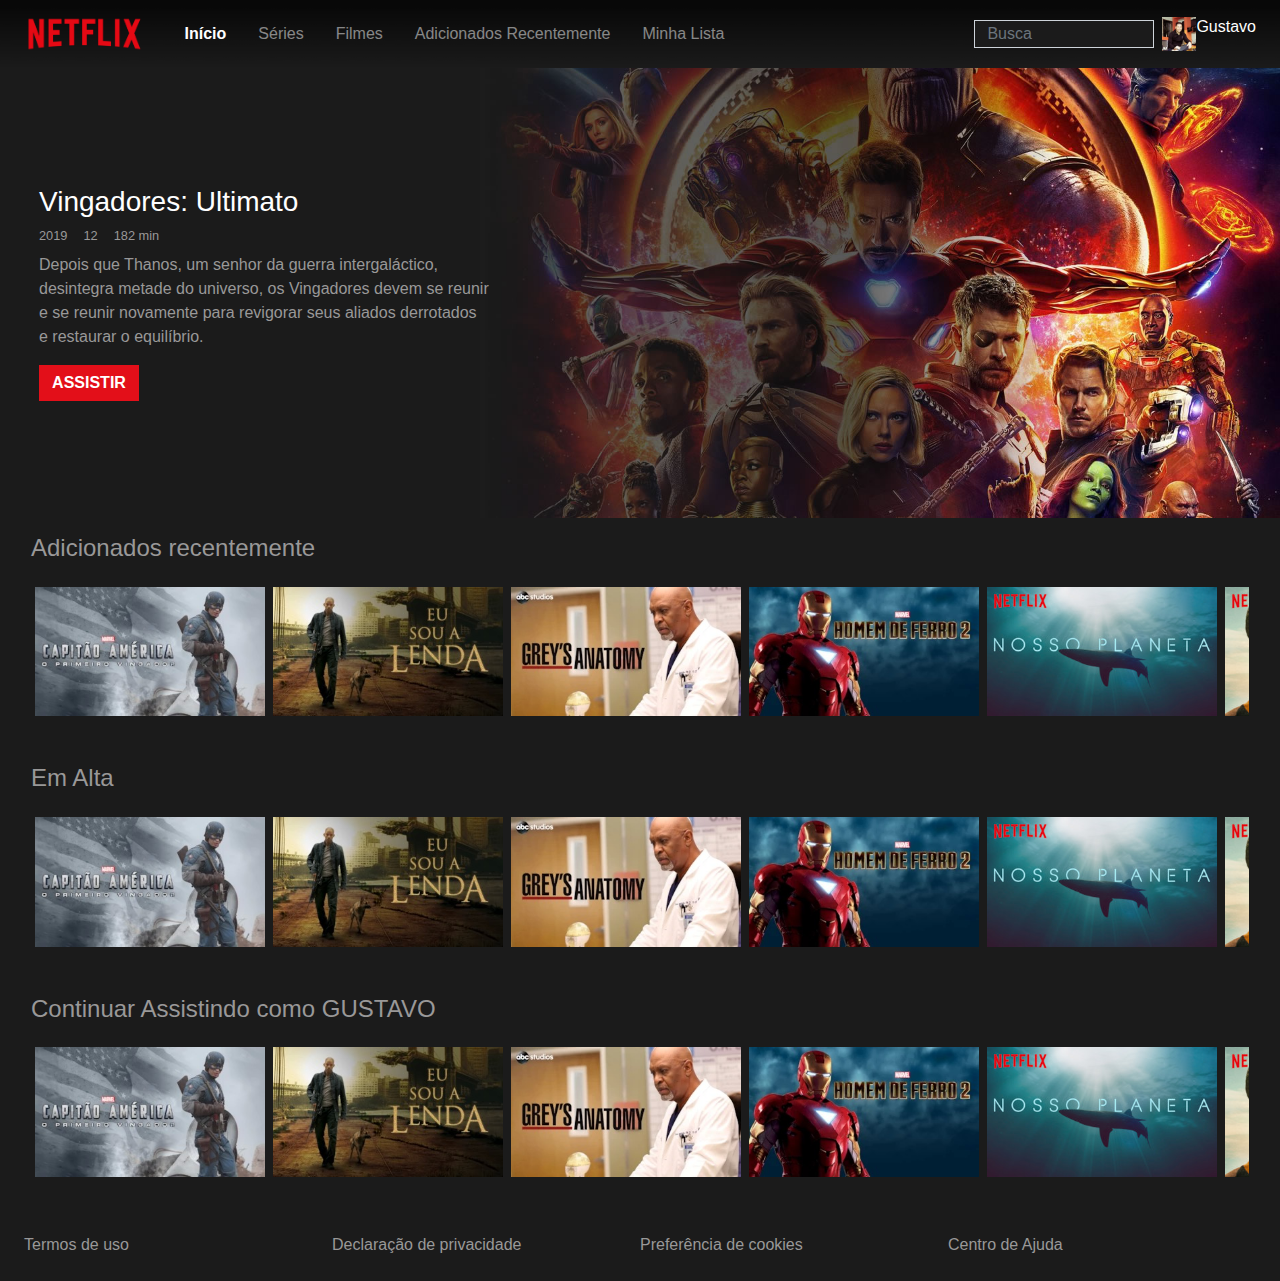
<file: netflix/index.html>
<!DOCTYPE html>
<html lang="pt-br">
<head>
    <meta charset="UTF-8">
    <meta name="viewport" content="width=device-width, initial-scale=1.0">
    <meta http-equiv="X-UA-Compatible" content="ie=edge">
    <title>Netflix</title>
    <link href="https://fonts.googleapis.com/icon?family=Material+Icons" rel="stylesheet">
    <link rel="stylesheet" href="node_modules/bootstrap/dist/css/bootstrap.min.css">
    <link rel="stylesheet" href="assets/css/style.css">
    <link rel="shortcut icon" href="favicon.ico" type="image/x-icon">
</head>
<body>

    <nav class="navbar navbar-dark bg-dark fixed-top">
        <button type="button" class="navbar-toggler d-lg-none">
            <img src="./assets/img/hamburger.gif" alt="Menu">
        </button>

        <a href="#" class="navbar-brand flex-grow-1">
            <img src="./assets/img/logo.png" alt="Netflix" class="my-1 mx-2">
        </a>

        <ul class="nav text-white d-none d-lg-flex">
            <li class="nav-item">
                <a href="#" class="nav-item text-reset active d-xl-none">Navegar</a>
            </li>
            <li class="nav-item">
                <a href="#" class="nav-link text-reset d-xl-none">Infantil</a>
            </li>
            <li class="nav-item">
                <a href="#" class="nav-link text-reset d-none d-xl-flex active">Início</a>
            </li>
            <li class="nav-item">
                <a href="#" class="nav-link text-reset d-none d-xl-flex">Séries</a>
            </li>
            <li class="nav-item">
                <a href="#" class="nav-link text-reset d-none d-xl-flex">Filmes</a>
            </li>
            <li class="nav-item">
                <a href="#" class="nav-link text-reset d-none d-xl-flex">Adicionados Recentemente</a>
            </li>
            <li class="nav-item">
                <a href="#" class="nav-link text-reset d-none d-xl-flex">Minha Lista</a>
            </li>
        </ul>

        <form action="form-inline">
            <input type="search" class="form-control" placeholder="Busca" name="" id="">
        </form>

        <div class="media text-white media-avatar p-2 d-none d-lg-flex">
            <img src="./assets/img/avatar.jpg" alt="Avatar">
            <div class="media-body">
                <p class="h6 m-0">Gustavo</p>
            </div>
        </div>

        <ul class="list-unstyled font-weight-bold sidebar">
            <li class="media media-avatar">
                <img src="./assets/img/avatar.jpg" alt="Avatar">
                <div class="media-body">
                    <p class="h6 m-0">Gustavo</p>
                    <small>Trocar de prefil</small>
                </div>
            </li>
            <li class="divider"></li>
            <li><a href="" class="text-reset">Inicio</a></li>
            <li><a href="" class="text-reset">Minha Lista</a></li>
            <li><a href="" class="text-reset">Séries de ação e aventura</a></li>
            <li><a href="" class="text-reset">Ação e aventura</a></li>
            <li><a href="" class="text-reset">Séries teen</a></li>
            <li><a href="" class="text-reset">Filmes Africanos</a></li>
            <li><a href="" class="text-reset">Séries da America Latina</a></li>
            <li><a href="" class="text-reset">Filmes de Anime</a></li>
        </ul>
    </nav>

    <div class="container-fluid">
        <div class="row">
            <div class="col-12 full-banner text-white">
                <div class="p-4 d-flex justify-content-start align-items-center h-100">
                    <div class="">
                        <h1 class="h3">Vingadores: Ultimato</h1>
                        <small class="d-flex my-2">
                            <span class="mr-3">2019</span>
                            <span class="mr-3">12</span>
                            <span>182 min</span>
                        </small>
                        <p class="d-none d-lg-block">Depois que Thanos, um senhor da guerra intergaláctico, desintegra metade do universo, os Vingadores devem se reunir e se reunir novamente para revigorar seus aliados derrotados e restaurar o equilíbrio.</p>
                        <a href="#" class="btn btn-primary text-uppercase font-weight-bold">Assistir</a>
                    </div>
                </div>
            </div>
        </div>
        <div class="row no-gutters">
            <div class="col-12">
                <div class="p-3 list-titles">
                    <h2 class="h4">Adicionados recentemente</h2>
                    <div class="d-flex flex-nowrap overflow-hidden">
                        <a href="" class="px-1 my-3"><img src="assets/img/capitao-america-o-primeiro-vingador.jpg" alt="Capitão America" class="w-100"></a>
                        <a href="" class="px-1 my-3"><img src="assets/img/eu-sou-a-lenda.jpg" alt="Eu sou a lenda" class="w-100"></a>
                        <a href="" class="px-1 my-3"><img src="assets/img/greys-anatomy.jpg" alt="Greys Anatomy" class="w-100"></a>
                        <a href="" class="px-1 my-3"><img src="assets/img/homem-de-ferro-2.jpg" alt="Homem de Ferro" class="w-100"></a>
                        <a href="" class="px-1 my-3"><img src="assets/img/nosso-planeta.jpg" alt="nosso-planeta" class="w-100"></a>
                        <a href="" class="px-1 my-3"><img src="assets/img/o-menino-que-descobriu-o-vento.jpg" alt="o-menino-que-descobriu-o-vento" class="w-100"></a>
                        <a href="" class="px-1 my-3"><img src="assets/img/the-rain.jpg" alt="the-rain" class="w-100"></a>
                    </div>
                </div>
            </div>
        </div>
        <div class="row no-gutters">
            <div class="col-12">
                <div class="p-3 list-titles">
                    <h2 class="h4">Em Alta</h2>
                    <div class="d-flex flex-nowrap overflow-hidden">
                        <a href="" class="px-1 my-3"><img src="assets/img/capitao-america-o-primeiro-vingador.jpg" alt="Capitão America" class="w-100"></a>
                        <a href="" class="px-1 my-3"><img src="assets/img/eu-sou-a-lenda.jpg" alt="Eu sou a lenda" class="w-100"></a>
                        <a href="" class="px-1 my-3"><img src="assets/img/greys-anatomy.jpg" alt="Greys Anatomy" class="w-100"></a>
                        <a href="" class="px-1 my-3"><img src="assets/img/homem-de-ferro-2.jpg" alt="Homem de Ferro" class="w-100"></a>
                        <a href="" class="px-1 my-3"><img src="assets/img/nosso-planeta.jpg" alt="nosso-planeta" class="w-100"></a>
                        <a href="" class="px-1 my-3"><img src="assets/img/o-menino-que-descobriu-o-vento.jpg" alt="o-menino-que-descobriu-o-vento" class="w-100"></a>
                        <a href="" class="px-1 my-3"><img src="assets/img/the-rain.jpg" alt="the-rain" class="w-100"></a>
                    </div>
                </div>
            </div>
        </div>
        <div class="row no-gutters">
            <div class="col-12">
                <div class="p-3 list-titles">
                    <h2 class="h4">Continuar Assistindo como <span class="text-uppercase">Gustavo</span></h2>
                    <div class="d-flex flex-nowrap overflow-hidden">
                        <a href="" class="px-1 my-3"><img src="assets/img/capitao-america-o-primeiro-vingador.jpg" alt="Capitão America" class="w-100"></a>
                        <a href="" class="px-1 my-3"><img src="assets/img/eu-sou-a-lenda.jpg" alt="Eu sou a lenda" class="w-100"></a>
                        <a href="" class="px-1 my-3"><img src="assets/img/greys-anatomy.jpg" alt="Greys Anatomy" class="w-100"></a>
                        <a href="" class="px-1 my-3"><img src="assets/img/homem-de-ferro-2.jpg" alt="Homem de Ferro" class="w-100"></a>
                        <a href="" class="px-1 my-3"><img src="assets/img/nosso-planeta.jpg" alt="nosso-planeta" class="w-100"></a>
                        <a href="" class="px-1 my-3"><img src="assets/img/o-menino-que-descobriu-o-vento.jpg" alt="o-menino-que-descobriu-o-vento" class="w-100"></a>
                        <a href="" class="px-1 my-3"><img src="assets/img/the-rain.jpg" alt="the-rain" class="w-100"></a>
                    </div>
                </div>
            </div>
        </div>
    </div>
    <footer class="row no-gutters p-4">
        <a href="#" class="col-12 col-md-3 text-reset">Termos de uso</a>
        <a href="#" class="col-12 col-md-3 text-reset">Declaração de privacidade</a>
        <a href="#" class="col-12 col-md-3 text-reset">Preferência de cookies</a>
        <a href="#" class="col-12 col-md-3 text-reset">Centro de Ajuda</a>
    </footer>

    <script>

        const btn = document.querySelector('.navbar-toggler');
        const navbar = document.querySelector('.navbar');

        btn.addEventListener('click', e => {

            navbar.classList.toggle('sidebar-open');

            if (navbar.classList.contains('sidebar-open')) {

                const backdrop = document.createElement('div');
                backdrop.classList.add('backdrop');

                backdrop.addEventListener('click', e => {

                    navbar.classList.remove('sidebar-open');
                    document.querySelector('.backdrop').remove();
                });

                document.querySelector('body').append(backdrop);

            } else {

                document.querySelector('.backdrop').remove();
            }
            
        })
    </script>
</body>
</html>
</file>
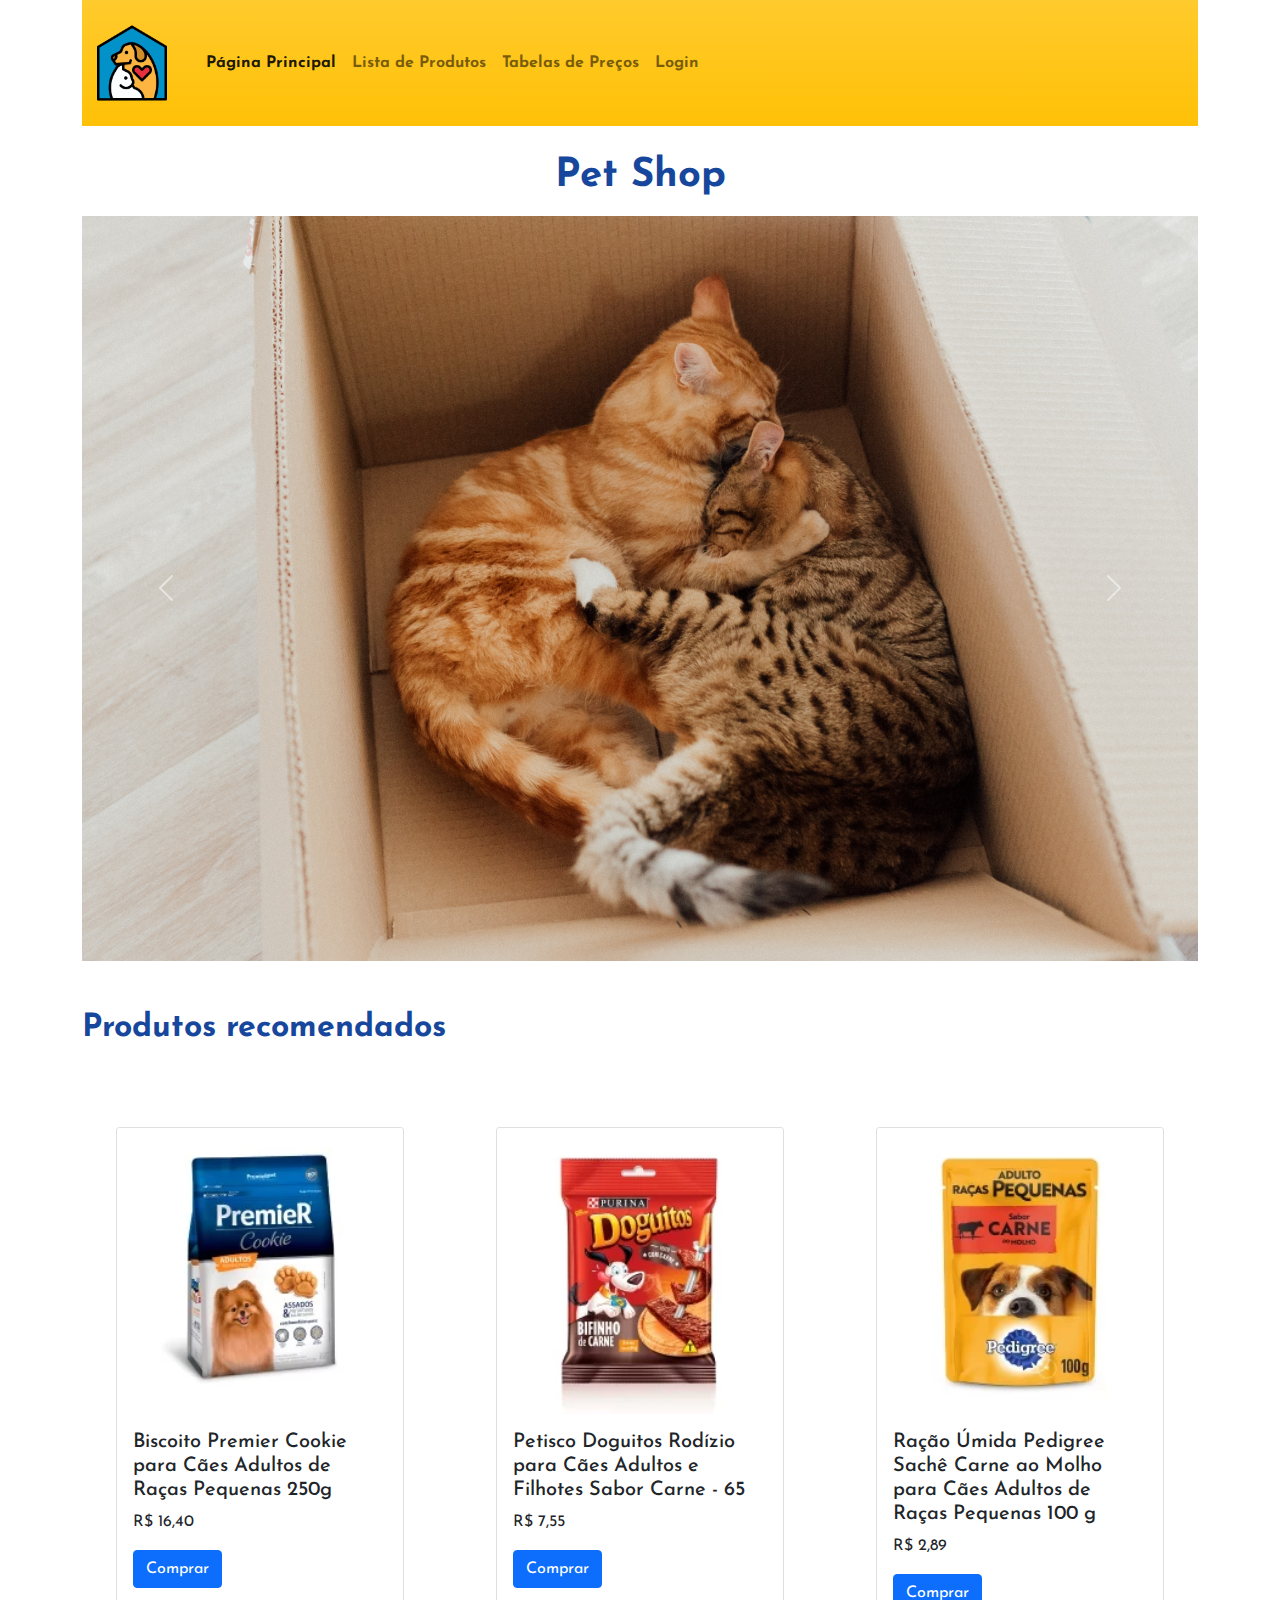
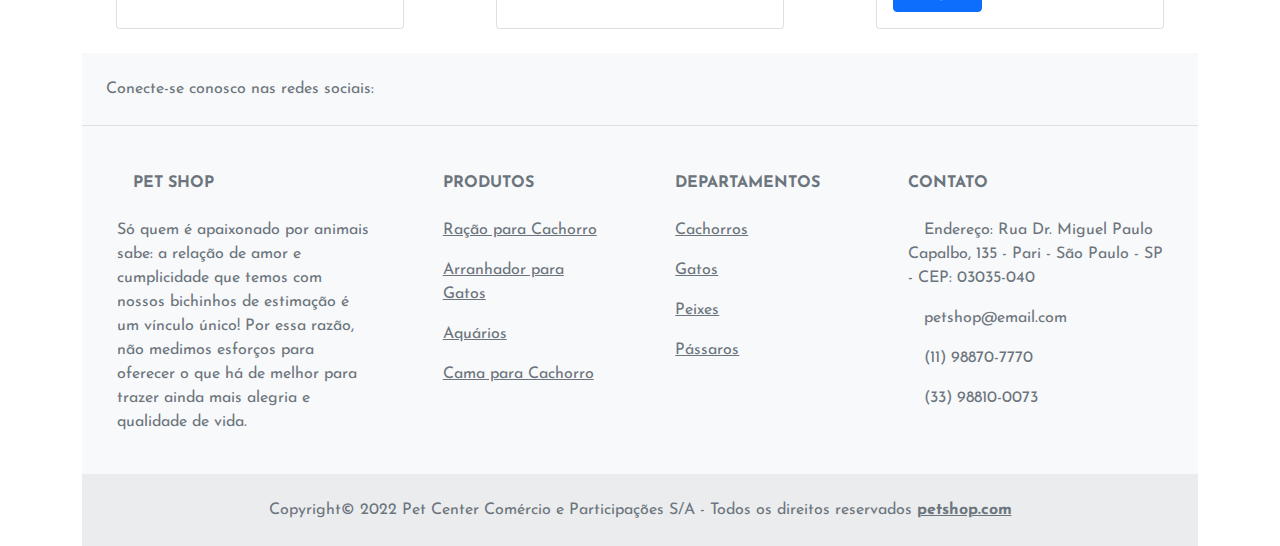
<file: projeto-petshop/html/index.html>
<!DOCTYPE html>
<html lang="pt-br">

<head>
    <meta charset="UTF-8">
    <meta http-equiv="X-UA-Compatible" content="IE=edge">
    <meta name="viewport" content="width=device-width, initial-scale=1.0">
    <title>Pet Shop - Página Principal</title>
    <link rel="shortcut icon" href="../images/logo.png" type="image/x-icon">
    <link rel="stylesheet" href="../bootstrap/css/bootstrap.min.css">
    <link rel="stylesheet" href="https://cdnjs.cloudflare.com/ajax/libs/font-awesome/6.1.1/css/all.min.css"
        integrity="sha512-KfkfwYDsLkIlwQp6LFnl8zNdLGxu9YAA1QvwINks4PhcElQSvqcyVLLD9aMhXd13uQjoXtEKNosOWaZqXgel0g=="
        crossorigin="anonymous" referrerpolicy="no-referrer" />
    <link rel="preconnect" href="https://fonts.googleapis.com">
    <link rel="preconnect" href="https://fonts.gstatic.com" crossorigin>
    <link
        href="https://fonts.googleapis.com/css2?family=Josefin+Sans:ital,wght@0,100;0,200;0,300;0,400;0,500;0,600;0,700;1,100;1,200;1,300;1,400;1,500;1,600;1,700&family=Roboto+Slab:wght@900&display=swap"
        rel="stylesheet">
    <link rel="stylesheet" href="../css/style.css">
</head>

<body>
    <div class="container">
        <header class="header-margin">
            <div class="row">
                <div class="col">
                    <nav class="navbar navbar-expand-lg navbar-light bg-warning bg-gradient">
                        <a class="navbar-brand" href="#"><img class="img-fluid logo-navbar" src="../images/logo.png"
                                alt="logo pet-shop"></a>
                        <button class="navbar-toggler" type="button" data-toggle="collapse"
                            data-target="#navbarNavAltMarkup" aria-controls="navbarNavAltMarkup" aria-expanded="false"
                            aria-label="Toggle navigation">
                            <span class="navbar-toggler-icon"></span>
                        </button>
                        <div class="collapse navbar-collapse" id="navbarNavAltMarkup">
                            <div class="navbar-nav">
                                <a class="nav-item nav-link active word-color" href="index.html">Página Principal</a>
                                <a class="nav-item nav-link word-color" href="list.html">Lista de Produtos</a>
                                <a class="nav-item nav-link word-color" href="table.html">Tabelas de Preços</a>
                                <a class="nav-item nav-link word-color" href="login.html">Login</a>
                            </div>
                        </div>
                    </nav>
                </div>
            </div>
        </header>
        <main>
            <section>
                <div class="row">
                    <div class="col">
                        <h1 class="d-flex p-2 justify-content-center word-color">Pet Shop</h1>
                        <div id="carouselExampleControls" class="carousel slide" data-bs-ride="carousel">
                            <div class="carousel-inner">
                                <div class="carousel-item active">
                                    <img src="../images/img_1.jpg" class="d-block w-100" alt="Peixe">
                                </div>
                                <div class="carousel-item">
                                    <img src="../images/img_2.jpg" class="d-block w-100" alt="Calopsita">
                                </div>
                                <div class="carousel-item">
                                    <img src="../images/img_3.jpg" class="d-block w-100" alt="Cachorro">
                                </div>
                                <div class="carousel-item">
                                    <img src="../images/img_4.jpg" class="d-block w-100" alt="Gato">
                                </div>
                            </div>
                            <button class="carousel-control-prev" type="button"
                                data-bs-target="#carouselExampleControls" data-bs-slide="prev">
                                <span class="carousel-control-prev-icon" aria-hidden="true"></span>
                                <span class="visually-hidden">Previous</span>
                            </button>
                            <button class="carousel-control-next" type="button"
                                data-bs-target="#carouselExampleControls" data-bs-slide="next">
                                <span class="carousel-control-next-icon" aria-hidden="true"></span>
                                <span class="visually-hidden">Next</span>
                            </button>
                        </div>
                    </div>
                </div>
            </section>
            <section>
                <div class="row">
                    <h2 class="py-5 word-color d-flex justify-content-start">Produtos recomendados</h2>
                    <div class="col py-4 d-flex justify-content-center">
                        <div class="card" style="width: 18rem;">
                            <img src="../images/card-img-1.webp" class="card-img-top"
                                alt="Biscoito Premier Cookie para Cães Adultos de Raças Pequenas 250g">
                            <div class="card-body">
                                <h5 class="card-title">Biscoito Premier Cookie para Cães Adultos de Raças Pequenas 250g
                                </h5>
                                <p class="card-text"><span class="display-price">R$&nbsp;16,40</span></p>
                                <a href="#" class="btn btn-primary">Comprar</a>
                            </div>
                        </div>
                    </div>
                    <div class="col py-4 d-flex justify-content-center">
                        <div class="card" style="width: 18rem;">
                            <img src="../images/card-img-2.webp" class="card-img-top"
                                alt=">Petisco Doguitos Rodízio para Cães Adultos e Filhotes Sabor Carne - 65g">
                            <div class="card-body">
                                <h5 class="card-title">Petisco Doguitos Rodízio para Cães Adultos e Filhotes Sabor Carne
                                    - 65
                                </h5>
                                <p class="card-text"><span class="display-price">R$&nbsp;7,55</span></p>
                                <a href="#" class="btn btn-primary">Comprar</a>
                            </div>
                        </div>
                    </div>
                    <div class="col py-4 d-flex justify-content-center">
                        <div class="card" style="width: 18rem;">
                            <img src="../images/card-img-3.webp" class="card-img-top"
                                alt="Ração Úmida Pedigree Sachê Carne ao Molho para Cães Adultos de Raças Pequenas 100 g">
                            <div class="card-body">
                                <h5 class="card-title">Ração Úmida Pedigree Sachê Carne ao Molho para Cães Adultos de
                                    Raças Pequenas 100 g
                                </h5>
                                <p class="card-text"><span class="display-price">R$&nbsp;2,89</span></p>
                                <a href="#" class="btn btn-primary">Comprar</a>
                            </div>
                        </div>
                    </div>
                </div>
            </section>
        </main>
        <footer class="text-center text-lg-start bg-light text-muted">
            <section class="d-flex justify-content-center justify-content-lg-between p-4 border-bottom">
                <div class="me-5 d-none d-lg-block">
                    <span>Conecte-se conosco nas redes sociais:</span>
                </div>
                <div>
                    <a href="" class="me-4 text-reset hover-blue">
                        <i class="fab fa-facebook-f"></i>
                    </a>
                    <a href="" class="me-4 text-reset hover-blue">
                        <i class="fab fa-twitter"></i>
                    </a>
                    <a href="" class="me-4 text-reset hover-blue">
                        <i class="fab fa-google"></i>
                    </a>
                    <a href="" class="me-4 text-reset hover-blue">
                        <i class="fab fa-instagram"></i>
                    </a>
                    <a href="" class="me-4 text-reset hover-blue">
                        <i class="fab fa-linkedin"></i>
                    </a>
                    <a href="" class="me-4 text-reset hover-blue">
                        <i class="fab fa-github"></i>
                    </a>
                </div>
            </section>
            <section class="m-auto">
                <div class="container text-center text-md-start mt-5">
                    <div class="row mt-3">
                        <div class="col-md-3 col-lg-4 col-xl-3 mx-auto mb-4">
                            <h6 class="text-uppercase fw-bold mb-4">
                                <i class="fas fa-gem me-3"></i>Pet Shop
                            </h6>
                            <p>
                                Só quem é apaixonado por animais sabe: a relação de amor e cumplicidade que temos com
                                nossos bichinhos de estimação é um vínculo único! Por essa razão, não medimos esforços
                                para oferecer o que há de melhor para trazer ainda mais alegria e qualidade de vida.
                            </p>
                        </div>
                        <div class="col-md-2 col-lg-2 col-xl-2 mx-auto mb-4">
                            <h6 class="text-uppercase fw-bold mb-4">
                                Produtos
                            </h6>
                            <p class="hover-blue">
                                <a href="#!" class="text-reset">Ração para Cachorro</a>
                            </p>
                            <p class="hover-blue">
                                <a href="#!" class="text-reset">Arranhador para Gatos</a>
                            </p>
                            <p class="hover-blue">
                                <a href="#!" class="text-reset">Aquários</a>
                            </p>
                            <p class="hover-blue">
                                <a href="#!" class="text-reset">Cama para Cachorro</a>
                            </p>
                        </div>
                        <div class="col-md-3 col-lg-2 col-xl-2 mx-auto mb-4">
                            <h6 class="text-uppercase fw-bold mb-4">
                                Departamentos
                            </h6>
                            <p class="hover-blue">
                                <a href="#!" class="text-reset">Cachorros</a>
                            </p>
                            <p class="hover-blue">
                                <a href="#!" class="text-reset">Gatos</a>
                            </p>
                            <p class="hover-blue">
                                <a href="#!" class="text-reset">Peixes</a>
                            </p>
                            <p class="hover-blue">
                                <a href="#!" class="text-reset">Pássaros</a>
                            </p>
                        </div>
                        <div class="col-md-4 col-lg-3 col-xl-3 mx-auto mb-md-0 mb-4">
                            <h6 class="text-uppercase fw-bold mb-4">
                                Contato
                            </h6>
                            <p><i class="fas fa-home me-3"></i> Endereço: Rua Dr. Miguel Paulo Capalbo, 135 - Pari - São
                                Paulo - SP - CEP: 03035-040</p>
                            <p>
                                <i class="fas fa-envelope me-3"></i>
                                petshop@email.com
                            </p>
                            <p><i class="fas fa-phone me-3"></i> (11) 98870-7770</p>
                            <p><i class="fas fa-print me-3"></i> (33) 98810-0073</p>
                        </div>
                    </div>
                </div>
            </section>
            <div class="text-center p-4" style="background-color: rgba(0, 0, 0, 0.05);">
                Copyright© 2022 Pet Center Comércio e Participações S/A - Todos os direitos reservados
                <a class="text-reset fw-bold hover-blue" href="#">petshop.com</a>
            </div>
        </footer>
    </div>

    <script src="../bootstrap/js/bootstrap.bundle.min.js"></script>
</body>

</html>
</file>
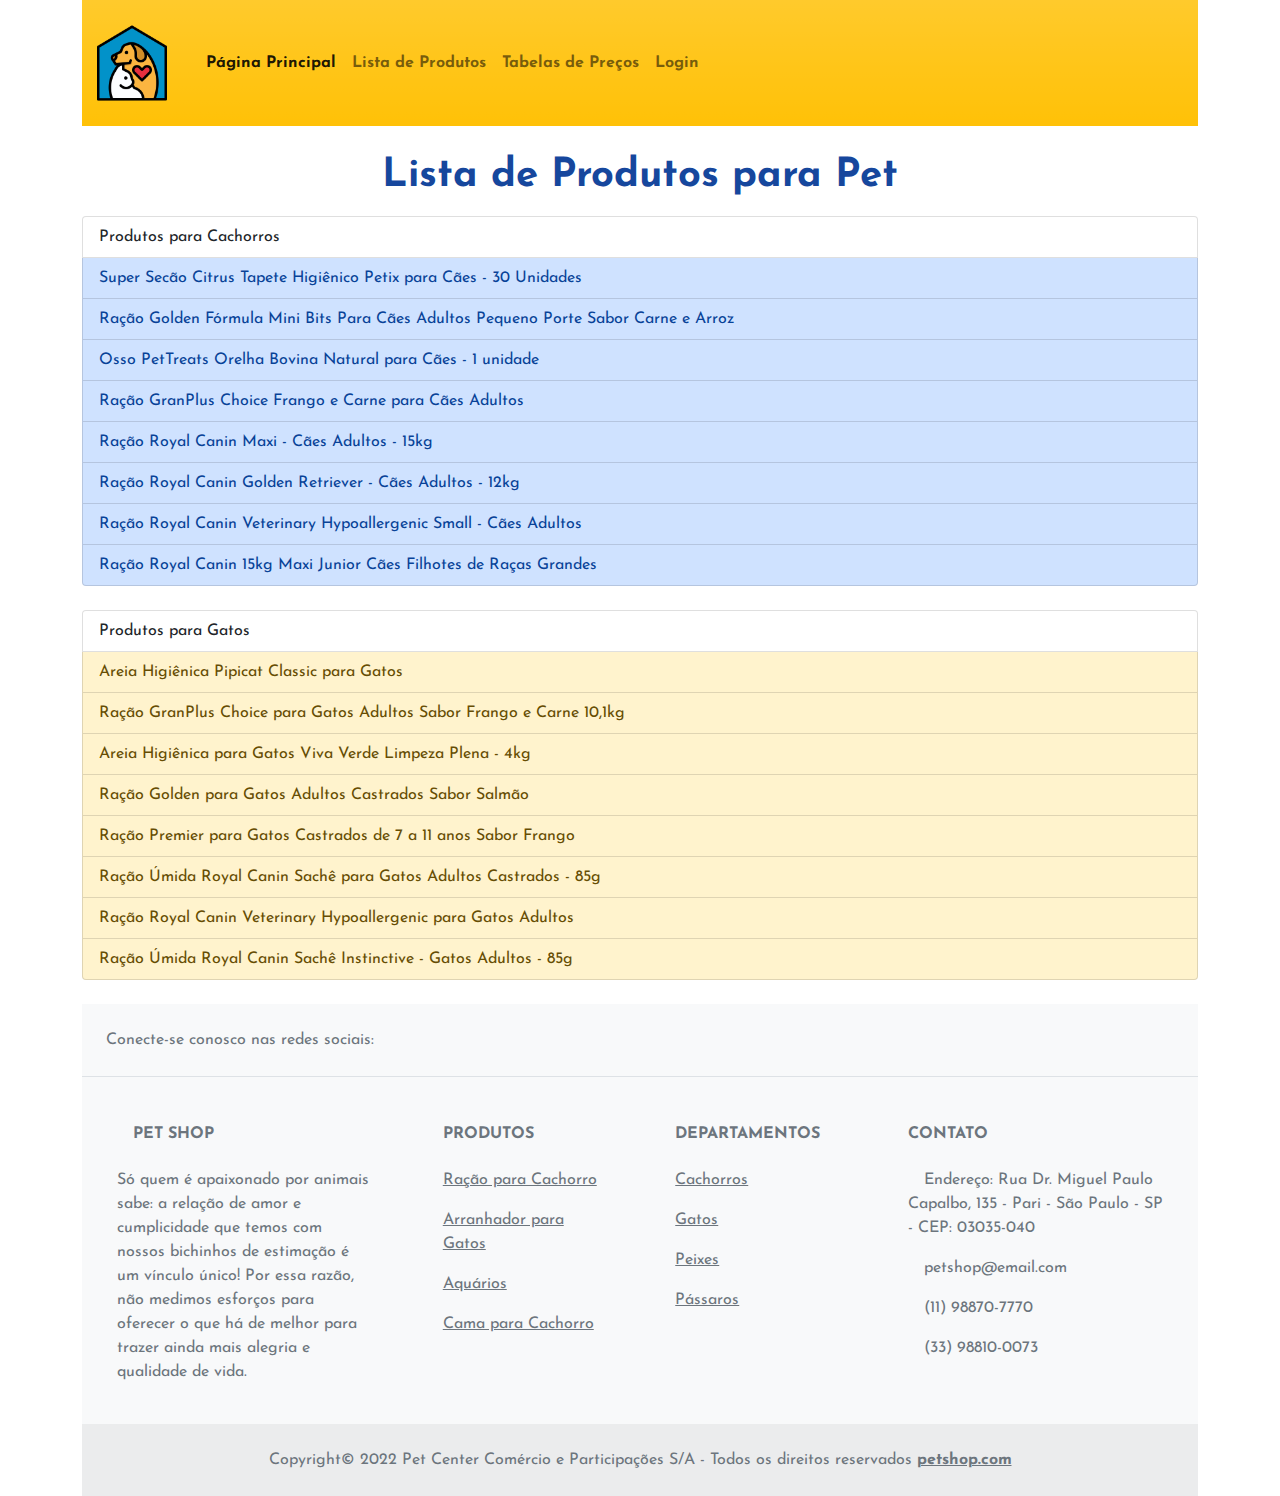
<file: projeto-petshop/html/list.html>
<!DOCTYPE html>
<html lang="pt-br">

<head>
    <meta charset="UTF-8">
    <meta http-equiv="X-UA-Compatible" content="IE=edge">
    <meta name="viewport" content="width=device-width, initial-scale=1.0">
    <title>Pet Shop - Lista de Produtos</title>
    <link rel="shortcut icon" href="../images/logo.png" type="image/x-icon">
    <link rel="stylesheet" href="../bootstrap/css/bootstrap.min.css">
    <link rel="stylesheet" href="https://cdnjs.cloudflare.com/ajax/libs/font-awesome/6.1.1/css/all.min.css"
        integrity="sha512-KfkfwYDsLkIlwQp6LFnl8zNdLGxu9YAA1QvwINks4PhcElQSvqcyVLLD9aMhXd13uQjoXtEKNosOWaZqXgel0g=="
        crossorigin="anonymous" referrerpolicy="no-referrer" />
    <link rel="preconnect" href="https://fonts.googleapis.com">
    <link rel="preconnect" href="https://fonts.gstatic.com" crossorigin>
    <link
        href="https://fonts.googleapis.com/css2?family=Josefin+Sans:ital,wght@0,100;0,200;0,300;0,400;0,500;0,600;0,700;1,100;1,200;1,300;1,400;1,500;1,600;1,700&family=Roboto+Slab:wght@900&display=swap"
        rel="stylesheet">
    <link rel="stylesheet" href="../css/style.css">
</head>

<body>
    <div class="container">
        <header class="header-margin">
            <div class="row">
                <div class="col">
                    <nav class="navbar navbar-expand-lg navbar-light bg-warning bg-gradient">
                        <a class="navbar-brand" href="#"><img class="img-fluid logo-navbar" src="../images/logo.png"
                                alt="logo pet-shop"></a>
                        <button class="navbar-toggler" type="button" data-toggle="collapse"
                            data-target="#navbarNavAltMarkup" aria-controls="navbarNavAltMarkup" aria-expanded="false"
                            aria-label="Toggle navigation">
                            <span class="navbar-toggler-icon"></span>
                        </button>
                        <div class="collapse navbar-collapse" id="navbarNavAltMarkup">
                            <div class="navbar-nav">
                                <a class="nav-item nav-link active word-color" href="index.html">Página Principal</a>
                                <a class="nav-item nav-link word-color" href="list.html">Lista de Produtos</a>
                                <a class="nav-item nav-link word-color" href="table.html">Tabelas de Preços</a>
                                <a class="nav-item nav-link word-color" href="login.html">Login</a>
                            </div>
                        </div>
                    </nav>
                </div>
            </div>
        </header>
        <main>
            <section>
                <h1 class="word-color d-flex p-2 justify-content-center word-color">Lista de Produtos para Pet</h1>
                <div class="row mb-4">
                    <div class="col">
                        <ul class="list-group ">
                            <li class="list-group-item">Produtos para Cachorros</li>


                            <li class="list-group-item list-group-item-primary">Super Secão Citrus Tapete Higiênico
                                Petix para Cães - 30 Unidades</li>
                            <li class="list-group-item list-group-item-primary">Ração Golden Fórmula Mini Bits Para Cães
                                Adultos Pequeno Porte Sabor Carne e Arroz
                            </li>
                            <li class="list-group-item list-group-item-primary">Osso PetTreats Orelha Bovina Natural
                                para Cães - 1 unidade</li>
                            <li class="list-group-item list-group-item-primary">Ração GranPlus Choice Frango e Carne
                                para Cães Adultos</li>
                            <li class="list-group-item list-group-item-primary">Ração Royal Canin Maxi - Cães Adultos -
                                15kg</li>
                            <li class="list-group-item list-group-item-primary">Ração Royal Canin Golden Retriever -
                                Cães Adultos - 12kg</li>
                            <li class="list-group-item list-group-item-primary">Ração Royal Canin Veterinary
                                Hypoallergenic Small - Cães Adultos</li>
                            <li class="list-group-item list-group-item-primary">Ração Royal Canin 15kg Maxi Junior Cães
                                Filhotes de Raças Grandes</li>
                        </ul>
                    </div>
                </div>
            </section>
            <section>
                <div class="row mb-4">
                    <div class="col">
                        <ol class="list-group">
                            <li class="list-group-item">Produtos para Gatos</li>


                            <li class="list-group-item list-group-item-warning">Areia Higiênica Pipicat Classic para
                                Gatos</li>
                            <li class="list-group-item list-group-item-warning">Ração GranPlus Choice para Gatos Adultos
                                Sabor Frango e Carne 10,1kg
                            </li>
                            <li class="list-group-item list-group-item-warning">Areia Higiênica para Gatos Viva Verde
                                Limpeza Plena - 4kg</li>
                            <li class="list-group-item list-group-item-warning">Ração Golden para Gatos Adultos
                                Castrados Sabor Salmão</li>
                            <li class="list-group-item list-group-item-warning">Ração Premier para Gatos Castrados de 7
                                a 11 anos Sabor Frango</li>
                            <li class="list-group-item list-group-item-warning">Ração Úmida Royal Canin Sachê para Gatos
                                Adultos Castrados - 85g</li>
                            <li class="list-group-item list-group-item-warning">Ração Royal Canin Veterinary
                                Hypoallergenic para Gatos Adultos</li>
                            <li class="list-group-item list-group-item-warning">Ração Úmida Royal Canin Sachê
                                Instinctive - Gatos Adultos - 85g</li>
                        </ol>
                    </div>
                </div>
            </section>
        </main>
        <footer class="text-center text-lg-start bg-light text-muted">
            <section class="d-flex justify-content-center justify-content-lg-between p-4 border-bottom">
                <div class="me-5 d-none d-lg-block">
                    <span>Conecte-se conosco nas redes sociais:</span>
                </div>
                <div>
                    <a href="" class="me-4 text-reset hover-blue">
                        <i class="fab fa-facebook-f"></i>
                    </a>
                    <a href="" class="me-4 text-reset hover-blue">
                        <i class="fab fa-twitter"></i>
                    </a>
                    <a href="" class="me-4 text-reset hover-blue">
                        <i class="fab fa-google"></i>
                    </a>
                    <a href="" class="me-4 text-reset hover-blue">
                        <i class="fab fa-instagram"></i>
                    </a>
                    <a href="" class="me-4 text-reset hover-blue">
                        <i class="fab fa-linkedin"></i>
                    </a>
                    <a href="" class="me-4 text-reset hover-blue">
                        <i class="fab fa-github"></i>
                    </a>
                </div>
            </section>
            <section class="m-auto">
                <div class="container text-center text-md-start mt-5">
                    <div class="row mt-3">
                        <div class="col-md-3 col-lg-4 col-xl-3 mx-auto mb-4">
                            <h6 class="text-uppercase fw-bold mb-4">
                                <i class="fas fa-gem me-3"></i>Pet Shop
                            </h6>
                            <p>
                                Só quem é apaixonado por animais sabe: a relação de amor e cumplicidade que temos com
                                nossos bichinhos de estimação é um vínculo único! Por essa razão, não medimos esforços
                                para oferecer o que há de melhor para trazer ainda mais alegria e qualidade de vida.
                            </p>
                        </div>
                        <div class="col-md-2 col-lg-2 col-xl-2 mx-auto mb-4">
                            <h6 class="text-uppercase fw-bold mb-4">
                                Produtos
                            </h6>
                            <p class="hover-blue">
                                <a href="#!" class="text-reset">Ração para Cachorro</a>
                            </p>
                            <p class="hover-blue">
                                <a href="#!" class="text-reset">Arranhador para Gatos</a>
                            </p>
                            <p class="hover-blue">
                                <a href="#!" class="text-reset">Aquários</a>
                            </p>
                            <p class="hover-blue">
                                <a href="#!" class="text-reset">Cama para Cachorro</a>
                            </p>
                        </div>
                        <div class="col-md-3 col-lg-2 col-xl-2 mx-auto mb-4">
                            <h6 class="text-uppercase fw-bold mb-4">
                                Departamentos
                            </h6>
                            <p class="hover-blue">
                                <a href="#!" class="text-reset">Cachorros</a>
                            </p>
                            <p class="hover-blue">
                                <a href="#!" class="text-reset">Gatos</a>
                            </p>
                            <p class="hover-blue">
                                <a href="#!" class="text-reset">Peixes</a>
                            </p>
                            <p class="hover-blue">
                                <a href="#!" class="text-reset">Pássaros</a>
                            </p>
                        </div>
                        <div class="col-md-4 col-lg-3 col-xl-3 mx-auto mb-md-0 mb-4">
                            <h6 class="text-uppercase fw-bold mb-4">
                                Contato
                            </h6>
                            <p><i class="fas fa-home me-3"></i> Endereço: Rua Dr. Miguel Paulo Capalbo, 135 - Pari - São
                                Paulo - SP - CEP: 03035-040</p>
                            <p>
                                <i class="fas fa-envelope me-3"></i>
                                petshop@email.com
                            </p>
                            <p><i class="fas fa-phone me-3"></i> (11) 98870-7770</p>
                            <p><i class="fas fa-print me-3"></i> (33) 98810-0073</p>
                        </div>
                    </div>
                </div>
            </section>
            <div class="text-center p-4" style="background-color: rgba(0, 0, 0, 0.05);">
                Copyright© 2022 Pet Center Comércio e Participações S/A - Todos os direitos reservados
                <a class="text-reset fw-bold hover-blue" href="#">petshop.com</a>
            </div>
        </footer>
    </div>

    <script src="../bootstrap/js/bootstrap.bundle.min.js"></script>
</body>

</html>
</file>
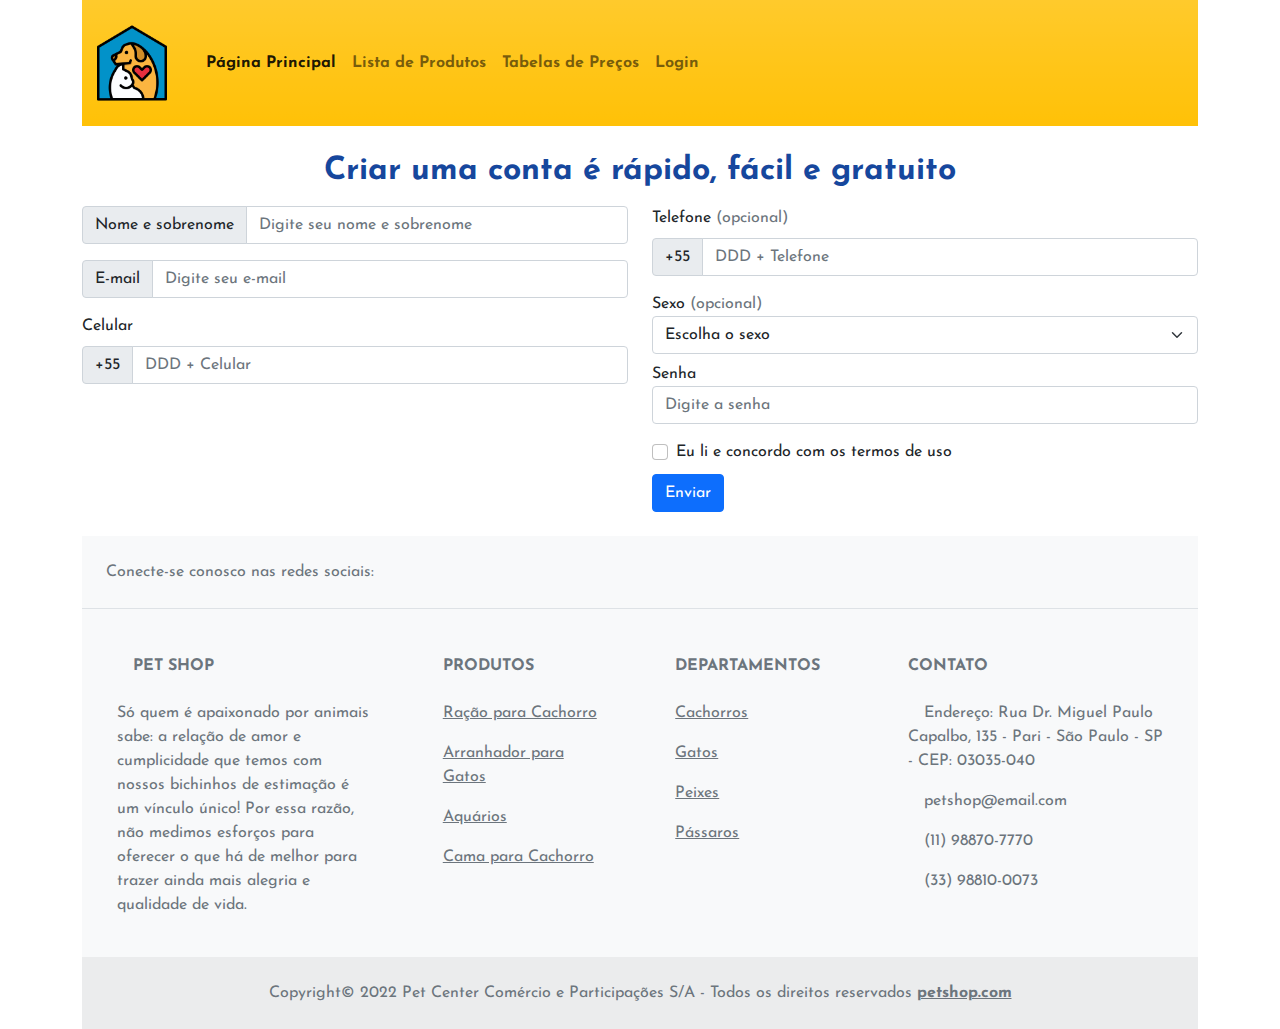
<file: projeto-petshop/html/login.html>
<!DOCTYPE html>
<html lang="pt-br">

<head>
    <meta charset="UTF-8">
    <meta http-equiv="X-UA-Compatible" content="IE=edge">
    <meta name="viewport" content="width=device-width, initial-scale=1.0">
    <title>Pet Shop - Login</title>
    <link rel="shortcut icon" href="../images/logo.png" type="image/x-icon">
    <link rel="stylesheet" href="../bootstrap/css/bootstrap.min.css">
    <link rel="stylesheet" href="https://cdnjs.cloudflare.com/ajax/libs/font-awesome/6.1.1/css/all.min.css"
        integrity="sha512-KfkfwYDsLkIlwQp6LFnl8zNdLGxu9YAA1QvwINks4PhcElQSvqcyVLLD9aMhXd13uQjoXtEKNosOWaZqXgel0g=="
        crossorigin="anonymous" referrerpolicy="no-referrer" />
    <link rel="preconnect" href="https://fonts.googleapis.com">
    <link rel="preconnect" href="https://fonts.gstatic.com" crossorigin>
    <link
        href="https://fonts.googleapis.com/css2?family=Josefin+Sans:ital,wght@0,100;0,200;0,300;0,400;0,500;0,600;0,700;1,100;1,200;1,300;1,400;1,500;1,600;1,700&family=Roboto+Slab:wght@900&display=swap"
        rel="stylesheet">
    <link rel="stylesheet" href="../css/style.css">
</head>

<body>
    <div class="container">
        <header class="header-margin">
            <div class="row">
                <div class="col">
                    <nav class="navbar navbar-expand-lg navbar-light bg-warning bg-gradient">
                        <a class="navbar-brand" href="#"><img class="img-fluid logo-navbar" src="../images/logo.png"
                                alt="logo pet-shop"></a>
                        <button class="navbar-toggler" type="button" data-bs-toggle="collapse"
                            data-bs-target="#navbarNav" aria-controls="navbarNav" aria-expanded="false"
                            aria-label="Toggle navigation">
                            <span class="navbar-toggler-icon"></span>
                        </button>
                        <div class="collapse navbar-collapse" id="navbarNavAltMarkup">
                            <div class="navbar-nav">
                                <a class="nav-item nav-link active word-color" href="index.html">Página Principal</a>
                                <a class="nav-item nav-link word-color" href="list.html">Lista de Produtos</a>
                                <a class="nav-item nav-link word-color" href="table.html">Tabelas de Preços</a>
                                <a class="nav-item nav-link word-color" href="login.html">Login</a>
                            </div>
                        </div>
                    </nav>
                </div>
            </div>
        </header>
        <main>
            <section>
                <div class="row">
                    <div class="col">
                        <h2 class="word-color d-flex p-2 justify-content-center word-color">Criar uma conta é
                            rápido, fácil e gratuito</h2>
                    </div>
                </div>
                <form action="">
                    <div class="row">
                        <div class="col-12 col-sm-6">
                            <div class="input-group mb-3">
                                <label class="input-group-text" id="basic-addon1" for="name">Nome e sobrenome</label>
                                <input type="text" class="form-control" placeholder="Digite seu nome e sobrenome"
                                    aria-label="Username" aria-describedby="basic-addon1" id="name">
                            </div>

                            <div class="input-group mb-3">
                                <label class="input-group-text" id="basic-addon1" for="email">E-mail</label>
                                <input type="email" class="form-control" placeholder="Digite seu e-mail"
                                    aria-label="email" aria-describedby="basic-addon1" id="email">
                            </div>


                            <label for="tel" class="form-label">Celular</label>
                            <div class="input-group mb-3">
                                <span class="input-group-text" id="basic-addon3">+55</span>
                                <input type="tel" class="form-control" id="tel" aria-describedby="basic-addon3"
                                    placeholder="DDD + Celular">
                            </div>
                        </div>
                        <div class="col-12 col-sm-6">
                            <label for="tel" class="form-label">Telefone <span
                                    class="text-muted">(opcional)</span></label>
                            <div class="input-group mb-3">
                                <span class="input-group-text" id="basic-addon3">+55</span>
                                <input type="tel" class="form-control" id="tel" aria-describedby="basic-addon3"
                                    placeholder="DDD + Telefone">
                            </div>
                            <label for="sexy">Sexo <span class="text-muted">(opcional)</span></label>
                            <select class="form-select" aria-label="sexy" id="sexy">
                                <option selected value="0">Escolha o sexo</option>
                                <option value="1">Masculino</option>
                                <option value="2">Feminino</option>
                            </select>
                            <div class="form-group py-2">
                                <label for="exampleInputPassword1">Senha</label>
                                <input type="password" class="form-control" id="exampleInputPassword1"
                                    placeholder="Digite a senha">
                            </div>
                            <div class="form-check py-2">
                                <input type="checkbox" class="form-check-input" id="exampleCheck1">
                                <label class="form-check-label" for="exampleCheck1">Eu li e concordo com os termos de
                                    uso</label>
                            </div>
                            <button type="submit" class="btn btn-primary mb-4">Enviar</button>
                        </div>
                    </div>
                </form>
            </section>
        </main>
        <footer class="text-center text-lg-start bg-light text-muted">
            <section class="d-flex justify-content-center justify-content-lg-between p-4 border-bottom">
                <div class="me-5 d-none d-lg-block">
                    <span>Conecte-se conosco nas redes sociais:</span>
                </div>
                <div>
                    <a href="" class="me-4 text-reset hover-blue">
                        <i class="fab fa-facebook-f"></i>
                    </a>
                    <a href="" class="me-4 text-reset hover-blue">
                        <i class="fab fa-twitter"></i>
                    </a>
                    <a href="" class="me-4 text-reset hover-blue">
                        <i class="fab fa-google"></i>
                    </a>
                    <a href="" class="me-4 text-reset hover-blue">
                        <i class="fab fa-instagram"></i>
                    </a>
                    <a href="" class="me-4 text-reset hover-blue">
                        <i class="fab fa-linkedin"></i>
                    </a>
                    <a href="" class="me-4 text-reset hover-blue">
                        <i class="fab fa-github"></i>
                    </a>
                </div>
            </section>
            <section class="m-auto">
                <div class="container text-center text-md-start mt-5">
                    <div class="row mt-3">
                        <div class="col-md-3 col-lg-4 col-xl-3 mx-auto mb-4">
                            <h6 class="text-uppercase fw-bold mb-4">
                                <i class="fas fa-gem me-3"></i>Pet Shop
                            </h6>
                            <p>
                                Só quem é apaixonado por animais sabe: a relação de amor e cumplicidade que temos com
                                nossos bichinhos de estimação é um vínculo único! Por essa razão, não medimos esforços
                                para oferecer o que há de melhor para trazer ainda mais alegria e qualidade de vida.
                            </p>
                        </div>
                        <div class="col-md-2 col-lg-2 col-xl-2 mx-auto mb-4">
                            <h6 class="text-uppercase fw-bold mb-4">
                                Produtos
                            </h6>
                            <p class="hover-blue">
                                <a href="#!" class="text-reset">Ração para Cachorro</a>
                            </p>
                            <p class="hover-blue">
                                <a href="#!" class="text-reset">Arranhador para Gatos</a>
                            </p>
                            <p class="hover-blue">
                                <a href="#!" class="text-reset">Aquários</a>
                            </p>
                            <p class="hover-blue">
                                <a href="#!" class="text-reset">Cama para Cachorro</a>
                            </p>
                        </div>
                        <div class="col-md-3 col-lg-2 col-xl-2 mx-auto mb-4">
                            <h6 class="text-uppercase fw-bold mb-4">
                                Departamentos
                            </h6>
                            <p class="hover-blue">
                                <a href="#!" class="text-reset">Cachorros</a>
                            </p>
                            <p class="hover-blue">
                                <a href="#!" class="text-reset">Gatos</a>
                            </p>
                            <p class="hover-blue">
                                <a href="#!" class="text-reset">Peixes</a>
                            </p>
                            <p class="hover-blue">
                                <a href="#!" class="text-reset">Pássaros</a>
                            </p>
                        </div>
                        <div class="col-md-4 col-lg-3 col-xl-3 mx-auto mb-md-0 mb-4">
                            <h6 class="text-uppercase fw-bold mb-4">
                                Contato
                            </h6>
                            <p><i class="fas fa-home me-3"></i> Endereço: Rua Dr. Miguel Paulo Capalbo, 135 - Pari - São
                                Paulo - SP - CEP: 03035-040</p>
                            <p>
                                <i class="fas fa-envelope me-3"></i>
                                petshop@email.com
                            </p>
                            <p><i class="fas fa-phone me-3"></i> (11) 98870-7770</p>
                            <p><i class="fas fa-print me-3"></i> (33) 98810-0073</p>
                        </div>
                    </div>
                </div>
            </section>
            <div class="text-center p-4" style="background-color: rgba(0, 0, 0, 0.05);">
                Copyright© 2022 Pet Center Comércio e Participações S/A - Todos os direitos reservados
                <a class="text-reset fw-bold hover-blue" href="#">petshop.com</a>
            </div>
        </footer>
    </div>

    <script src="../bootstrap/js/bootstrap.bundle.min.js"></script>
</body>

</html>
</file>
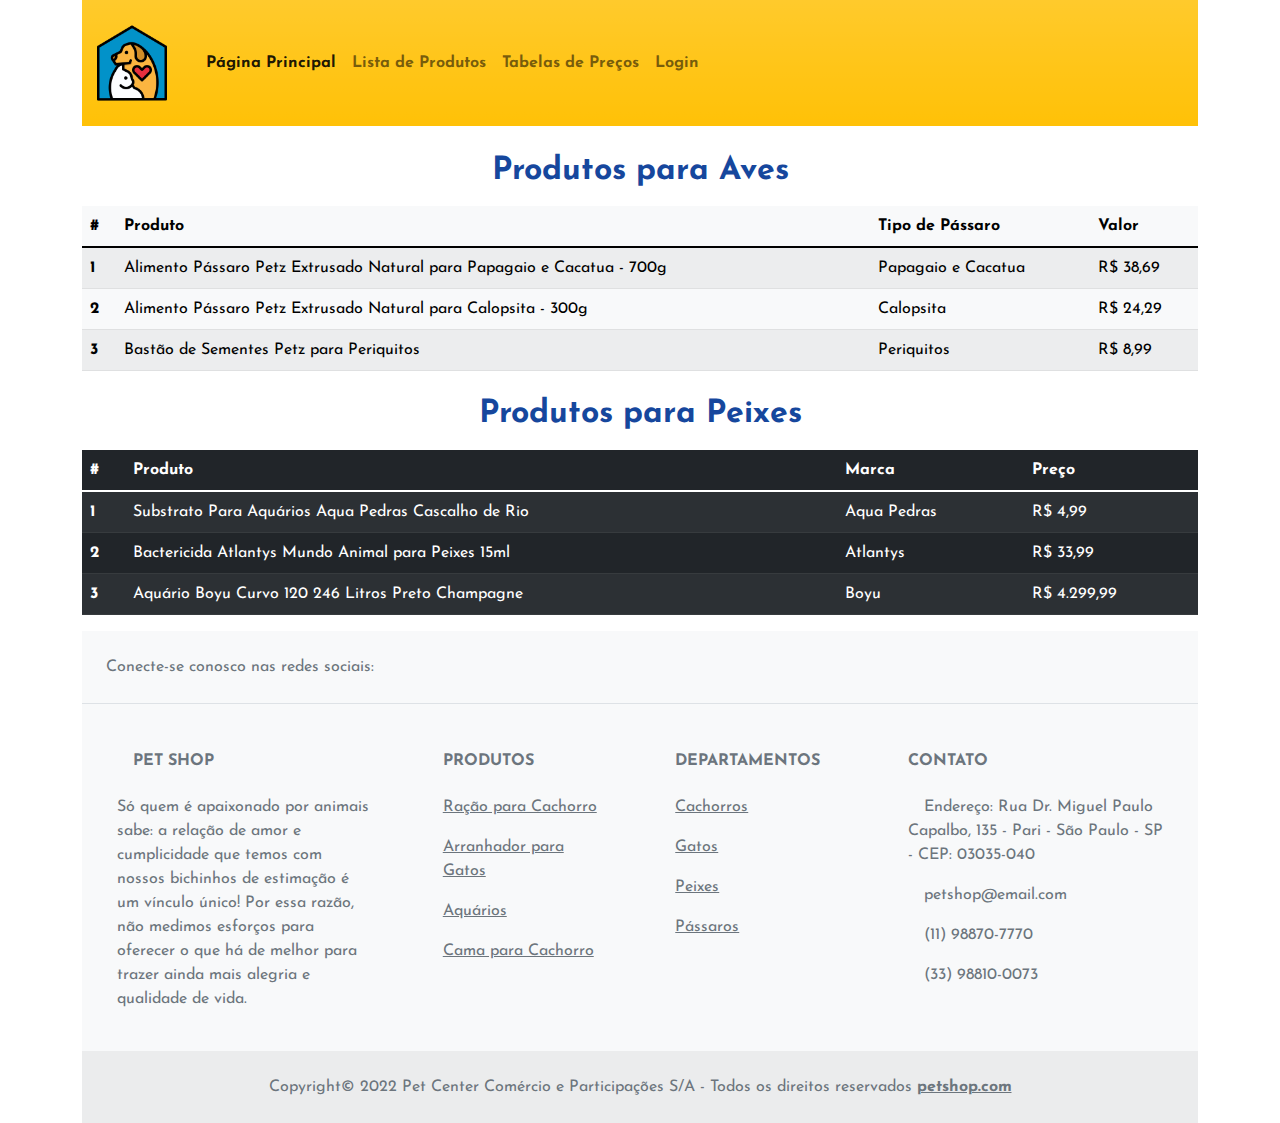
<file: projeto-petshop/html/table.html>
<!DOCTYPE html>
<html lang="pt-br">

<head>
    <meta charset="UTF-8">
    <meta http-equiv="X-UA-Compatible" content="IE=edge">
    <meta name="viewport" content="width=device-width, initial-scale=1.0">
    <title>Pet Shop - Tabelas de Preços</title>
    <link rel="shortcut icon" href="../images/logo.png" type="image/x-icon">
    <link rel="stylesheet" href="../bootstrap/css/bootstrap.min.css">
    <link rel="stylesheet" href="https://cdnjs.cloudflare.com/ajax/libs/font-awesome/6.1.1/css/all.min.css"
        integrity="sha512-KfkfwYDsLkIlwQp6LFnl8zNdLGxu9YAA1QvwINks4PhcElQSvqcyVLLD9aMhXd13uQjoXtEKNosOWaZqXgel0g=="
        crossorigin="anonymous" referrerpolicy="no-referrer" />
    <link rel="preconnect" href="https://fonts.googleapis.com">
    <link rel="preconnect" href="https://fonts.gstatic.com" crossorigin>
    <link
        href="https://fonts.googleapis.com/css2?family=Josefin+Sans:ital,wght@0,100;0,200;0,300;0,400;0,500;0,600;0,700;1,100;1,200;1,300;1,400;1,500;1,600;1,700&family=Roboto+Slab:wght@900&display=swap"
        rel="stylesheet">
    <link rel="stylesheet" href="../css/style.css">
</head>

<body>
    <div class="container">
        <header class="header-margin">
            <div class="row">
                <div class="col">
                    <nav class="navbar navbar-expand-lg navbar-light bg-warning bg-gradient">
                        <a class="navbar-brand" href="#"><img class="img-fluid logo-navbar" src="../images/logo.png"
                                alt="logo pet-shop"></a>
                        <button class="navbar-toggler" type="button" data-toggle="collapse"
                            data-target="#navbarNavAltMarkup" aria-controls="navbarNavAltMarkup" aria-expanded="false"
                            aria-label="Toggle navigation">
                            <span class="navbar-toggler-icon"></span>
                        </button>
                        <div class="collapse navbar-collapse" id="navbarNavAltMarkup">
                            <div class="navbar-nav">
                                <a class="nav-item nav-link active word-color" href="index.html">Página Principal</a>
                                <a class="nav-item nav-link word-color" href="list.html">Lista de Produtos</a>
                                <a class="nav-item nav-link word-color" href="table.html">Tabelas de Preços</a>
                                <a class="nav-item nav-link word-color" href="login.html">Login</a>
                            </div>
                        </div>
                    </nav>
                </div>
            </div>
        </header>
        <main>
            <section>
                <div class="row">
                    <div class="col">
                        <h2 class="word-color d-flex p-2 justify-content-center word-color">Produtos para Aves</h2>
                        <table class="table table-striped table-light">
                            <thead>
                                <tr>
                                    <th scope="col">#</th>
                                    <th scope="col">Produto</th>
                                    <th scope="col">Tipo de Pássaro</th>
                                    <th scope="col">Valor</th>
                                </tr>
                            </thead>
                            <tbody>
                                <tr>
                                    <th scope="row">1</th>
                                    <td>Alimento Pássaro Petz Extrusado Natural para Papagaio e Cacatua - 700g</td>
                                    <td>Papagaio e Cacatua</td>
                                    <td>R$ 38,69</td>
                                </tr>
                                <tr>
                                    <th scope="row">2</th>
                                    <td>Alimento Pássaro Petz Extrusado Natural para Calopsita - 300g</td>
                                    <td>Calopsita</td>
                                    <td>R$ 24,29</td>
                                </tr>
                                <tr>
                                    <th scope="row">3</th>
                                    <td>Bastão de Sementes Petz para Periquitos</td>
                                    <td>Periquitos</td>
                                    <td>R$ 8,99</td>
                                </tr>
                            </tbody>
                        </table>
                    </div>
                </div>
                <div class="row">
                    <div class="col">
                        <h2 class="word-color d-flex p-2 justify-content-center word-color">Produtos para Peixes</h2>
                        <table class="table table-striped table-dark">
                            <thead>
                                <tr>
                                    <th scope="col">#</th>
                                    <th scope="col">Produto</th>
                                    <th scope="col">Marca</th>
                                    <th scope="col">Preço</th>
                                </tr>
                            </thead>
                            <tbody>
                                <tr>
                                    <th scope="row">1</th>
                                    <td>Substrato Para Aquários Aqua Pedras Cascalho de Rio</td>
                                    <td>Aqua Pedras</td>
                                    <td>R$ 4,99</td>
                                </tr>
                                <tr>
                                    <th scope="row">2</th>
                                    <td>Bactericida Atlantys Mundo Animal para Peixes 15ml</td>
                                    <td>Atlantys</td>
                                    <td>R$ 33,99</td>
                                </tr>
                                <tr>
                                    <th scope="row">3</th>
                                    <td>Aquário Boyu Curvo 120 246 Litros Preto Champagne</td>
                                    <td>Boyu</td>
                                    <td>R$ 4.299,99</td>
                                </tr>
                            </tbody>
                        </table>
                    </div>
                </div>
            </section>
        </main>
        <footer class="text-center text-lg-start bg-light text-muted">
            <section class="d-flex justify-content-center justify-content-lg-between p-4 border-bottom">
                <div class="me-5 d-none d-lg-block">
                    <span>Conecte-se conosco nas redes sociais:</span>
                </div>
                <div>
                    <a href="" class="me-4 text-reset hover-blue">
                        <i class="fab fa-facebook-f"></i>
                    </a>
                    <a href="" class="me-4 text-reset hover-blue">
                        <i class="fab fa-twitter"></i>
                    </a>
                    <a href="" class="me-4 text-reset hover-blue">
                        <i class="fab fa-google"></i>
                    </a>
                    <a href="" class="me-4 text-reset hover-blue">
                        <i class="fab fa-instagram"></i>
                    </a>
                    <a href="" class="me-4 text-reset hover-blue">
                        <i class="fab fa-linkedin"></i>
                    </a>
                    <a href="" class="me-4 text-reset hover-blue">
                        <i class="fab fa-github"></i>
                    </a>
                </div>
            </section>
            <section class="m-auto">
                <div class="container text-center text-md-start mt-5">
                    <div class="row mt-3">
                        <div class="col-md-3 col-lg-4 col-xl-3 mx-auto mb-4">
                            <h6 class="text-uppercase fw-bold mb-4">
                                <i class="fas fa-gem me-3"></i>Pet Shop
                            </h6>
                            <p>
                                Só quem é apaixonado por animais sabe: a relação de amor e cumplicidade que temos com
                                nossos bichinhos de estimação é um vínculo único! Por essa razão, não medimos esforços
                                para oferecer o que há de melhor para trazer ainda mais alegria e qualidade de vida.
                            </p>
                        </div>
                        <div class="col-md-2 col-lg-2 col-xl-2 mx-auto mb-4">
                            <h6 class="text-uppercase fw-bold mb-4">
                                Produtos
                            </h6>
                            <p class="hover-blue">
                                <a href="#!" class="text-reset">Ração para Cachorro</a>
                            </p>
                            <p class="hover-blue">
                                <a href="#!" class="text-reset">Arranhador para Gatos</a>
                            </p>
                            <p class="hover-blue">
                                <a href="#!" class="text-reset">Aquários</a>
                            </p>
                            <p class="hover-blue">
                                <a href="#!" class="text-reset">Cama para Cachorro</a>
                            </p>
                        </div>
                        <div class="col-md-3 col-lg-2 col-xl-2 mx-auto mb-4">
                            <h6 class="text-uppercase fw-bold mb-4">
                                Departamentos
                            </h6>
                            <p class="hover-blue">
                                <a href="#!" class="text-reset">Cachorros</a>
                            </p>
                            <p class="hover-blue">
                                <a href="#!" class="text-reset">Gatos</a>
                            </p>
                            <p class="hover-blue">
                                <a href="#!" class="text-reset">Peixes</a>
                            </p>
                            <p class="hover-blue">
                                <a href="#!" class="text-reset">Pássaros</a>
                            </p>
                        </div>
                        <div class="col-md-4 col-lg-3 col-xl-3 mx-auto mb-md-0 mb-4">
                            <h6 class="text-uppercase fw-bold mb-4">
                                Contato
                            </h6>
                            <p><i class="fas fa-home me-3"></i> Endereço: Rua Dr. Miguel Paulo Capalbo, 135 - Pari - São
                                Paulo - SP - CEP: 03035-040</p>
                            <p>
                                <i class="fas fa-envelope me-3"></i>
                                petshop@email.com
                            </p>
                            <p><i class="fas fa-phone me-3"></i> (11) 98870-7770</p>
                            <p><i class="fas fa-print me-3"></i> (33) 98810-0073</p>
                        </div>
                    </div>
                </div>
            </section>
            <div class="text-center p-4" style="background-color: rgba(0, 0, 0, 0.05);">
                Copyright© 2022 Pet Center Comércio e Participações S/A - Todos os direitos reservados
                <a class="text-reset fw-bold hover-blue" href="#">petshop.com</a>
            </div>
        </footer>
    </div>

    <script src="../bootstrap/js/bootstrap.bundle.min.js"></script>
</body>

</html>
</file>
<file: netflix/assets/css/style.css>
body, .bg-dark {
    background-color: #1b1b1b!important;
}
.navbar {
    position: relative;
    z-index: 1000;
}
.navbar .form-control {
    background-color: #1b1b1b!important;
    color: #fff;
    border-radius: 0;
    max-width: 115px;
    line-height: 28px;
    height: 28px;
}
.navbar img {
    height: 24px;
}
.navbar-dark .navbar-toggler {
    color: #fff;
    border: none;
    padding-left: 0;
    padding-right: 0;
}
.navbar ul.sidebar {
    color: #999898;
    max-width: 250px;
    background-color: #1b1b1b;
    position: absolute;
    top: 60px;
    left: -250px;
    height: calc(100vh - 60px);
    overflow: auto;
    transition: all 0.1s ease-out;
    opacity: 0.5;
}
.navbar.sidebar-open ul {
    left: 0;
    opacity: 1;
}
.navbar ul li {
    padding: 0.3em 1em;
}
.navbar ul li.divider {
    border-bottom: #999898 1px solid;
    margin: 0.3em auto;
}
.backdrop {
    background-color: rgba(0, 0, 0, 0.4);
    position: fixed;
    top: 60px;
    left: 0;
    right: 0;
    bottom: 0;
    z-index: 999;
}
.full-banner {
    background-image: url('../img/full-banner.jpg');
    background-size: contain;
    background-repeat: no-repeat;
    background-position: right;
    min-height: 120px;
}
.full-banner small {
    color: #999898;
}
.full-banner .btn-primary {
    background-color: #e30f19;
    border-radius: 0;
    border: none;
    min-width: 100px;
}
.list-titles h2, footer {
    color: #999898;
}
.list-titles img {
    min-width: 160px;
}
@media (min-width: 576px) {
    .full-banner {
        min-height: 256px;
    }
    .navbar .form-control {
        max-width: 180px;
    }
}
@media (min-width: 768px) {
    .list-titles img {
        min-width: 230px;
    }
}
@media (min-width: 992px) {
    .navbar.bg-dark {
        background-color: transparent!important;
        background-image: url('../img/header_gradient.png');
        background-repeat: repeat-x;
    }
    .full-banner {
        min-height: 50vh;
    }
    .full-banner p {
        color: #999898;
        max-width: 50vh;
    }
    .navbar-brand.flex-grow-1 {
        flex-grow: initial!important;
    }
    .navbar ul.nav {
        flex-grow: 1!important;
    }
    .navbar ul.nav .active {
        color: #e30f19!important;
        font-weight: bold;
    }
    .navbar img {
        height: 34px;
    }
}
@media (min-width: 1200px) {
    .navbar ul.nav li {
        padding: 0;
    }
    .navbar ul.nav {
        color: rgba(255, 255, 255, .5)!important;
    }
    .navbar ul.nav .active {
        color: rgba(255, 255, 255, 1)!important;
        font-weight: bold;
    }
}
</file>
<file: projeto-petshop/css/style.css>
:root{
    --color-primary: #FFD400;
    --font-family-primary:'Josefin Sans', sans-serif;
    --color-font-menu: #16479D;
    --component: component;
}

*{
    padding: 0;
    margin: 0;
    box-sizing: border-box;
}

body{
    font-family: var(--font-family-primary);
}

.header-margin{
    margin-bottom: 2vh;
}

.word-color{
    font-weight: 800;
    color: var(--color-font-menu);
}

.logo-navbar{
    width: 100px;
    padding: 10px;
}

.hover-blue:hover{
    color: var(--color-font-menu) !important;
}
</file>
